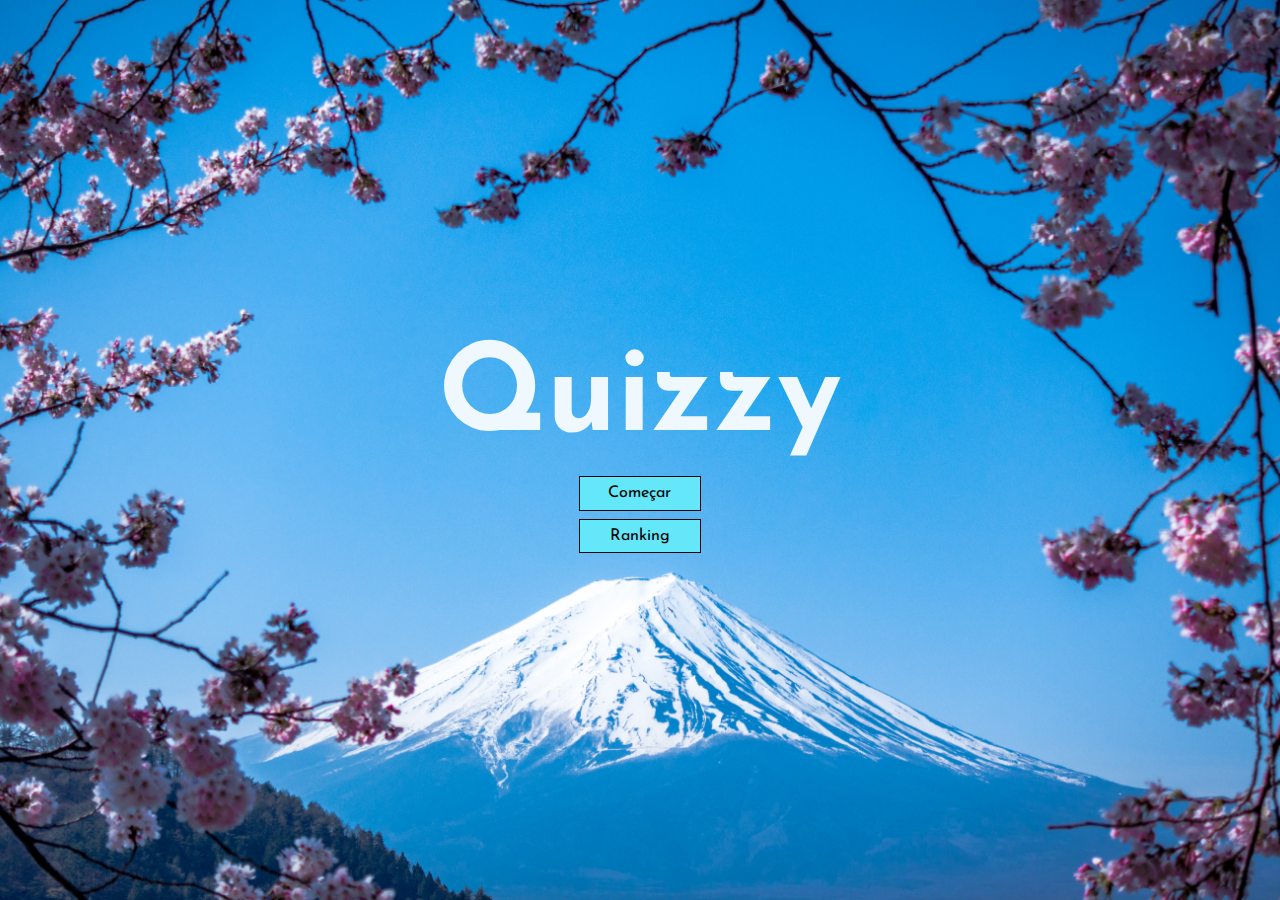
<file: index.html>
<!DOCTYPE html>
<html lang="en">
  <head>
    <meta charset="UTF-8" />
    <meta name="viewport" content="width=device-width, initial-scale=1.0" />
    <meta http-equiv="X-UA-Compatible" content="ie=edge" />
    <title>Quizzy</title>
    <link rel="stylesheet" href="app.css" />
  </head>
  <body>
  
    <div class="container">
      <div id="home" class="flex-center flex-column">
        <h1>Quizzy</h1>
        <a class="btn" href="/game.html">Começar</a>
        <a class="btn" href="/highscores.html">Ranking</a>
      </div>
    </div>
  </body>
</html>
</file>
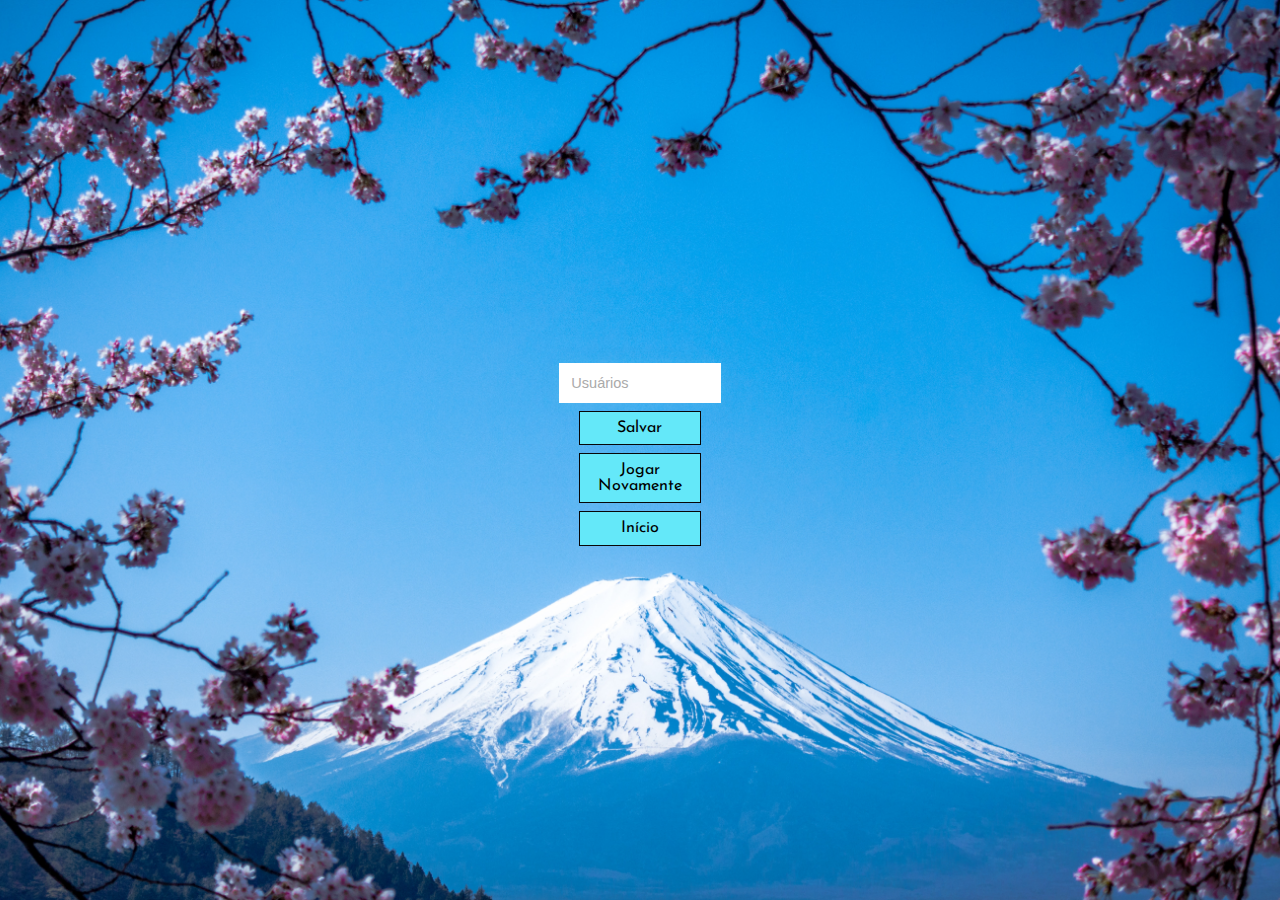
<file: end.html>
<!DOCTYPE html>
<html lang="en">
  <head>
    <meta charset="UTF-8" />
    <meta name="viewport" content="width=device-width, initial-scale=1.0" />
    <meta http-equiv="X-UA-Compatible" content="ie=edge" />
    <title>Parabéns</title>
    <link rel="stylesheet" href="app.css" />
  </head>
  <body>
    <div class="container">
      <div id="end" class="flex-center flex-column">
        <h1 id="finalScore"></h1>
        <form>
          <input
            type="text"
            name="username"
            id="username"
            placeholder="Usuários"
          />
          <button
            type="submit"
            class="btn"
            id="saveScoreBtn"
            onclick="saveHighScore(event)"
            disabled
          >
            Salvar
          </button>
        </form>
        <a class="btn" href="/game.html">Jogar Novamente</a>
        <a class="btn" href="/">Início</a>
      </div>
    </div>
    <script src="end.js"></script>
  </body>
</html>
</file>
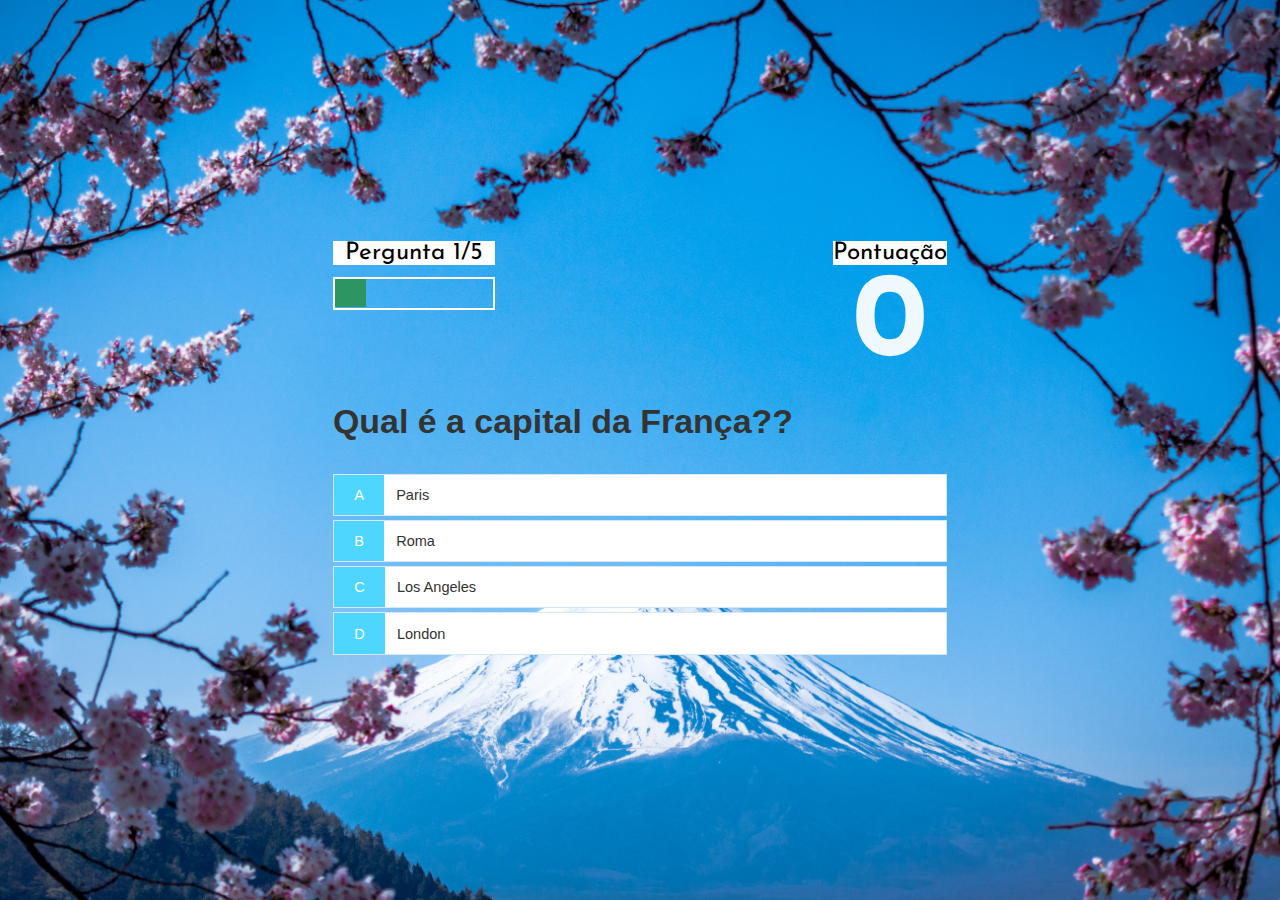
<file: game.html>
<!DOCTYPE html>
<html lang="en">
  <head>
    <meta charset="UTF-8" />
    <meta name="viewport" content="width=device-width, initial-scale=1.0" />
    <meta http-equiv="X-UA-Compatible" content="ie=edge" />
    <title>QuizApp</title>
    <link rel="stylesheet" href="app.css" />
    <link rel="stylesheet" href="game.css" />
  </head>
  <body>
    <div class="container">
      <div id="game" class="justify-center flex-column">
        <div id="hud">
          <div id="hud-item">
            <p id="progressText" class="hud-prefix">
              Question
            </p>
            <div id="progressBar">
              <div id="progressBarFull"></div>
            </div>
          </div>
          <div id="hud-item">
            <p class="hud-prefix">
              Pontuação
            </p>
            <h1 class="hud-main-text" id="score">
              0
            </h1>
          </div>
        </div>
        <h2 id="question">What is the answer to this questions?</h2>
        <div class="choice-container">
          <p class="choice-prefix">A</p>
          <p class="choice-text" data-number="1">Choice 1</p>
        </div>
        <div class="choice-container">
          <p class="choice-prefix">B</p>
          <p class="choice-text" data-number="2">Choice 2</p>
        </div>
        <div class="choice-container">
          <p class="choice-prefix">C</p>
          <p class="choice-text" data-number="3">Choice 3</p>
        </div>
        <div class="choice-container">
          <p class="choice-prefix">D</p>
          <p class="choice-text" data-number="4">Choice 4</p>
        </div>
        
      </div>
    </div>
    <script src="game.js"></script>
  </body>
</html>
</file>
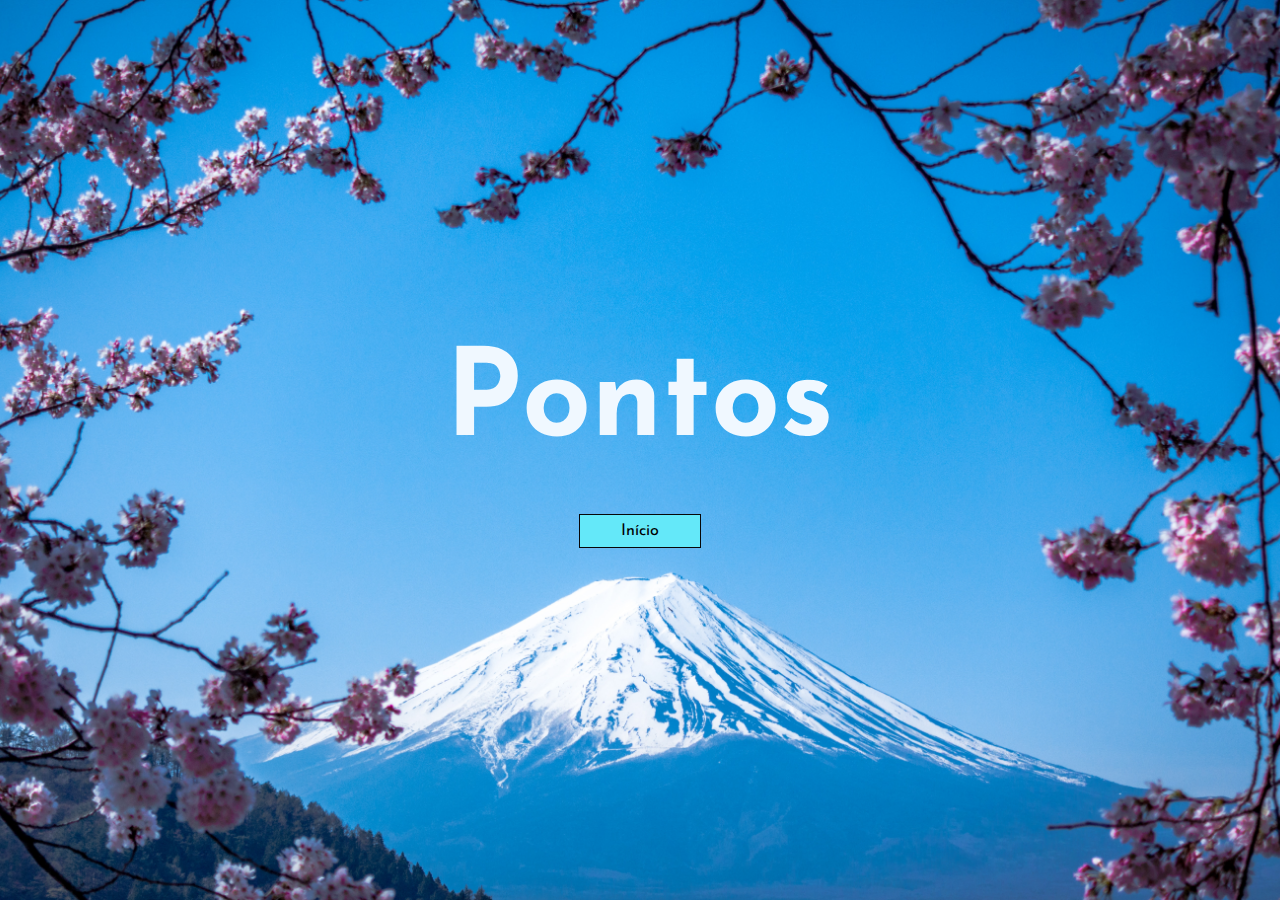
<file: highscores.html>
<!DOCTYPE html>
<html lang="en">
  <head>
    <meta charset="UTF-8" />
    <meta name="viewport" content="width=device-width, initial-scale=1.0" />
    <meta http-equiv="X-UA-Compatible" content="ie=edge" />
    <title>Pontuação</title>
    <link rel="stylesheet" href="app.css" />
    <link rel="stylesheet" href="highscores.css" />
  </head>
  <body>
    <div class="container">
      <div id="highScores" class="flex-center flex-column">
        <h1 id="finalScore">Pontos</h1>
        <ul id="highScoresList"></ul>
        <a class="btn" href="/">Início</a>
      </div>
    </div>
    <script src="highscores.js"></script>
  </body>
</html>
</file>
<file: app.css>
@import url('https://fonts.googleapis.com/css2?family=Josefin+Sans:ital,wght@1,700&display=swap');

:root {
  background-image: url(img/background1.jpg);
  background-repeat: no-repeat;
  background-size: cover;
  background-position: center center;
    font-size: 50.5%;
  }
  
  * {
    box-sizing: border-box;
    font-family: Arial, Helvetica, sans-serif;
    margin: 0;
    padding: 0;
    color: #333;
  }
  
  h1,
  h2,
  h3,
  h4 {
    margin-bottom: 1rem;
  }
  
  h1 {
    font-family: 'Josefin Sans', sans-serif;
    font-size: 15.0rem;
    color: transparent;
    margin-bottom: 2rem;
    background-color: aliceblue; 
    text-shadow: #000000;
    background-clip: text;
    -webkit-background-clip: text;
  }
  
  
  h1 > span {
    font-size: 2.4rem;
    font-weight: 500;
  }
  
  h2 {
    font-size: 4.2rem;
    margin-bottom: 4rem;
    font-weight: 700;
  }
  
  h3 {
    font-size: 2.8rem;
    font-weight: 500;
  }
  
  /* UTILITIES */
  
  .container {
    width: 100vw;
    height: 100vh;
    display: flex;
    justify-content: center;
    align-items: center;
    max-width: 80rem;
    margin: 0 auto;
    padding: 2rem;
  }
  
  .container > * {
    width: 100%;
  }
  
  .flex-column {
    display: flex;
    flex-direction: column;
  }
  
  .flex-center {
    justify-content: center;
    align-items: center;
  }
  
  .justify-center {
    justify-content: center;
  }
  
  .text-center {
    text-align: center;
  }
  
  .hidden {
    display: none;
  }
  
  /* BUTTONS */
  .btn {
    font-family: 'Josefin Sans', sans-serif;
    font-size: 2.0rem;
    padding: 1rem 0;
    width: 15rem;
    text-align: center;
    border: 0.1rem solid #070707;
    margin-bottom: 1rem;
    text-decoration: none;
    color: #000000;
    background-color: rgb(100, 232, 249);
  }
  
  .btn:hover {
    cursor: pointer;
    box-shadow: 0 0.4rem 1.4rem 0 rgba(86, 185, 235, 0.5);
    transform: translateY(-0.1rem);
    transition: transform 150ms;
  }
  
  .btn[disabled]:hover {
    cursor: not-allowed;
    box-shadow: none;
    transform: none;
  }
  
  /* FORMS */
  form {
    width: 100%;
    display: flex;
    flex-direction: column;
    align-items: center;
  }
  
  input {
    margin-bottom: 1rem;
    width: 20rem;
    padding: 1.5rem;
    font-size: 1.8rem;
    border: none;
    box-shadow: 0 0.1rem 1.4rem 0 rgba(86, 185, 235, 0.5);
  }
  
  input::placeholder {
    color: #aaa;
  }
</file>
<file: game.css>
.choice-container {
    display: flex;
    margin-bottom: 0.5rem;
    width: 100%;
    font-size: 1.8rem;
    border: 0.1rem solid rgb(86, 165, 235, 0.25);
    background-color: white;
  }
  
  .choice-container:hover {
    cursor: pointer;
    box-shadow: 0 0.4rem 1.4rem 0 rgba(86, 185, 235, 0.5);
    transform: translateY(-0.1rem);
    transition: transform 150ms;
  }
  
  .choice-prefix {
    padding: 1.5rem 2.5rem;
    background-color: #4ed6ff;
    color: white;
  }
  
  .choice-text {
    padding: 1.5rem;
    width: 100%;
  }
  
  .correct {
    background-color: #28a745;
  }
  
  .incorrect {
    background-color: #dc3545;
  }
  
  /* HUD */
  
  #hud {
    display: flex;
    justify-content: space-between;
  }
  
  .hud-prefix {
    font-family: 'Josefin Sans', sans-serif;
    background-color: white;
    color: black;
    text-align: center;
    font-size: 3rem;
  }
  
  .hud-main-text {
    text-align: center;
  }
  
  #progressBar {
    width: 20rem;
    height: 4rem;
    border: 0.3rem solid #ffffff;
    margin-top: 1.5rem;
  }
  
  #progressBarFull {
    height: 3.4rem;
    background-color: #2c9561;
    width: 0%;
  }
  
  /* LOADER */
  #loader {
    border: 1.6rem solid white;
    border-radius: 50%;
    border-top: 1.6rem solid #56a5eb;
    width: 12rem;
    height: 12rem;
    animation: spin 2s linear infinite;
  }
  
  @keyframes spin {
    0% {
      transform: rotate(0deg);
    }
    100% {
      transform: rotate(360deg);
    }
  }
</file>
<file: highscores.css>
#highScoresList {
    list-style: none;
    padding-left: 0;
    margin-bottom: 4rem;
  }
  
  .high-score {
    font-size: 2.8rem;
    margin-bottom: 0.5rem;
  }
  
  .high-score:hover {
    transform: scale(1.025);
  }
</file>
